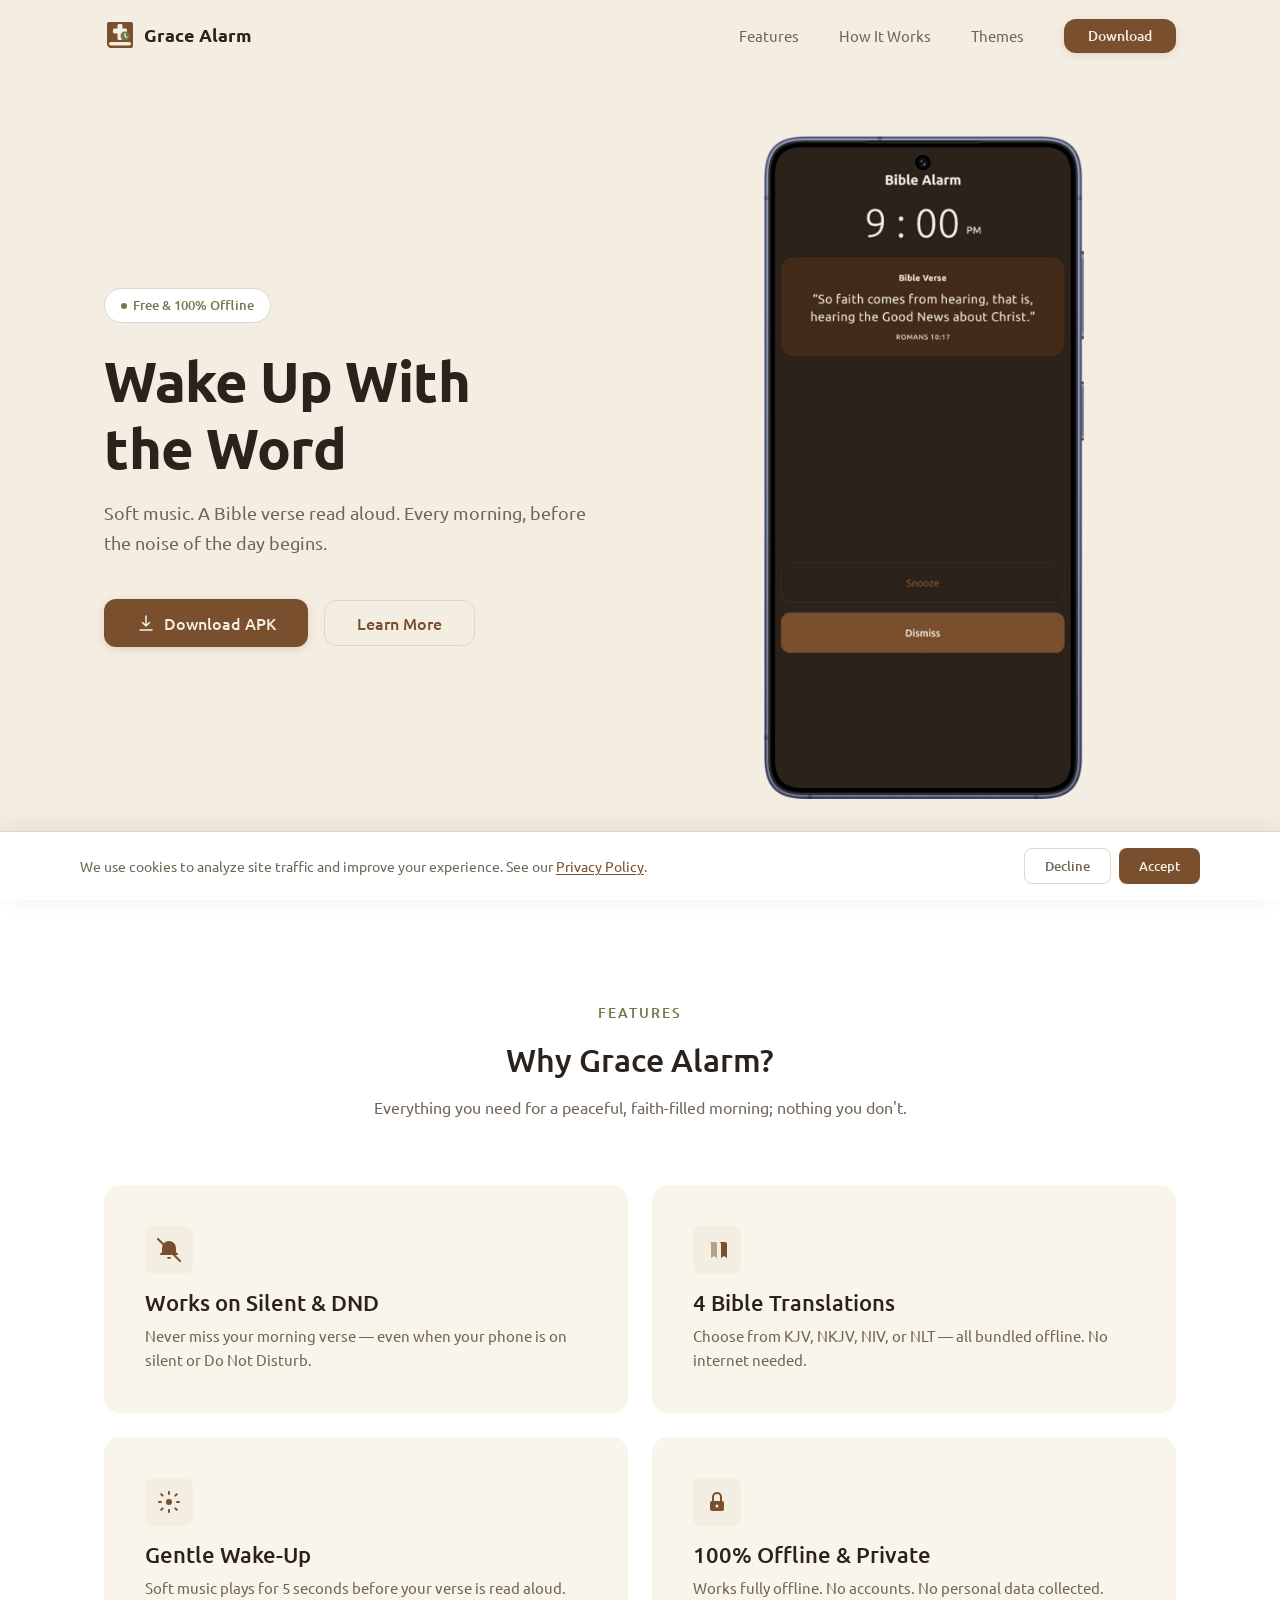
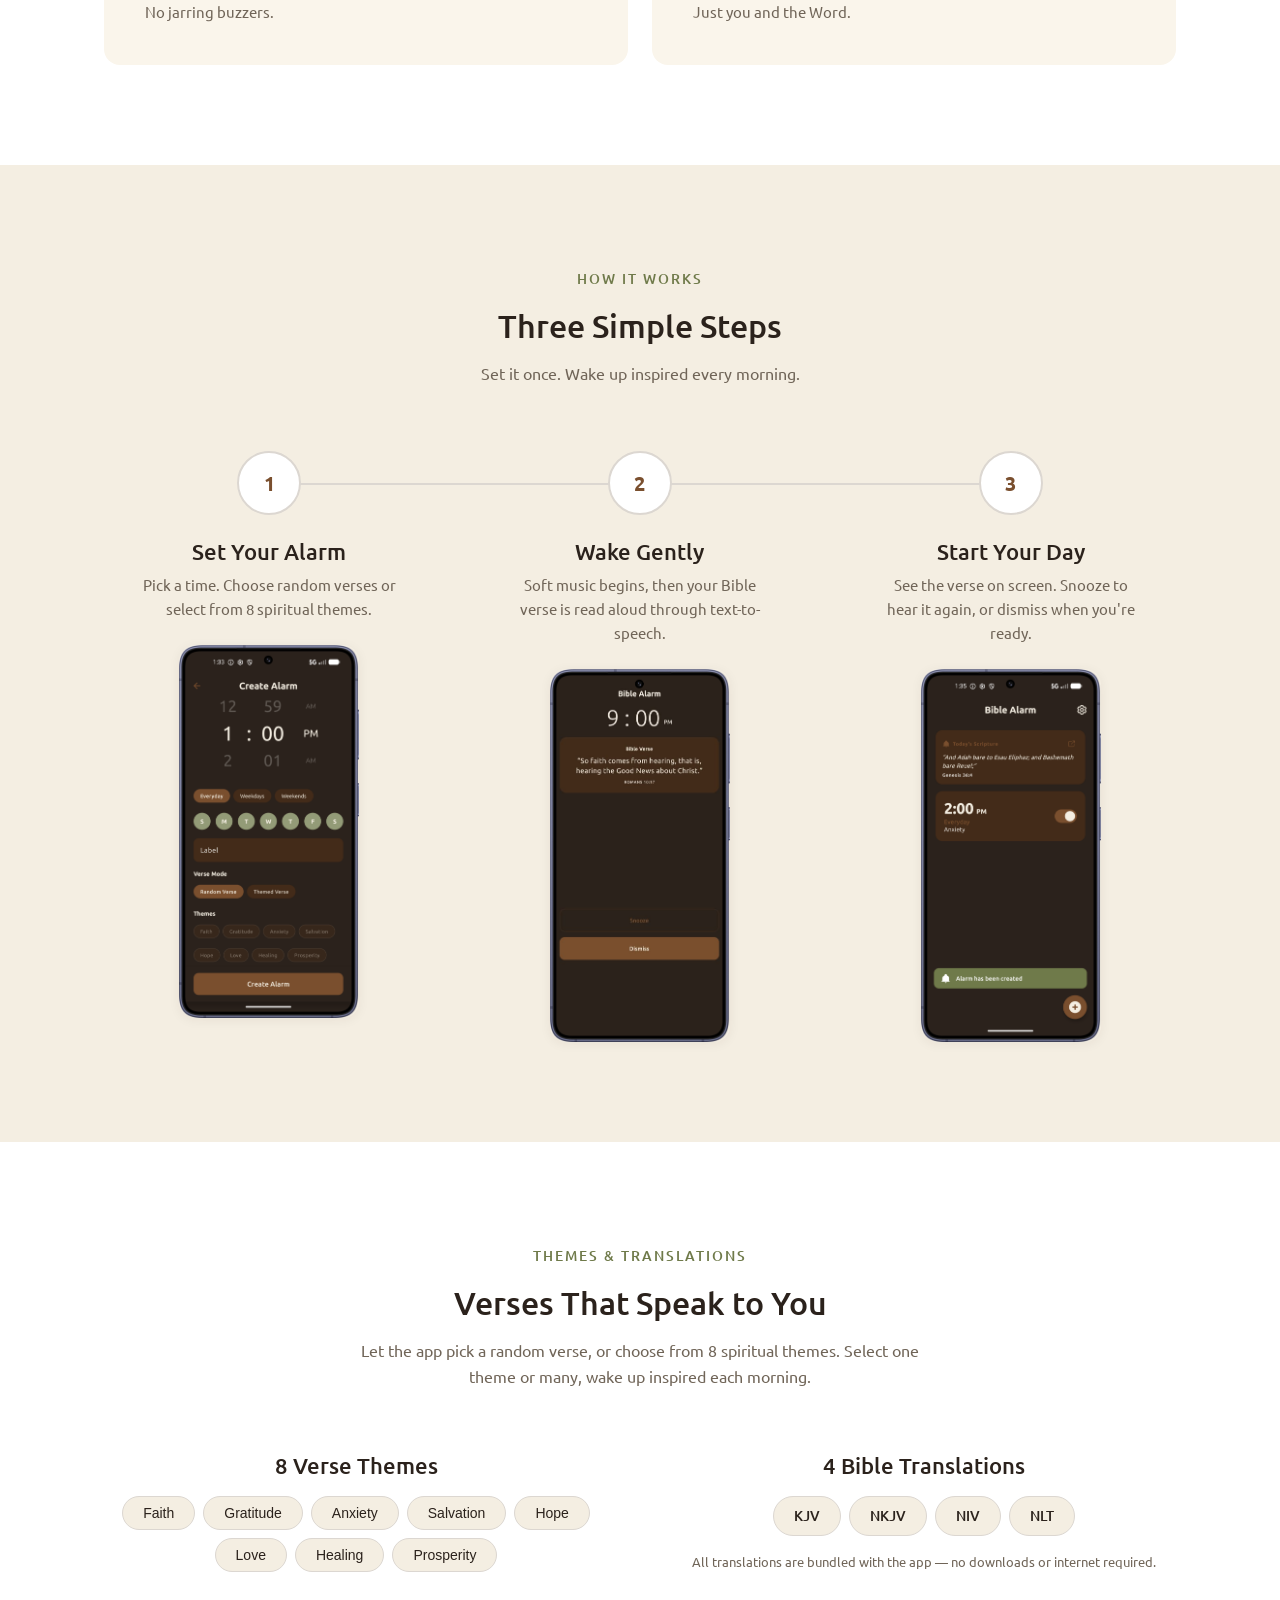
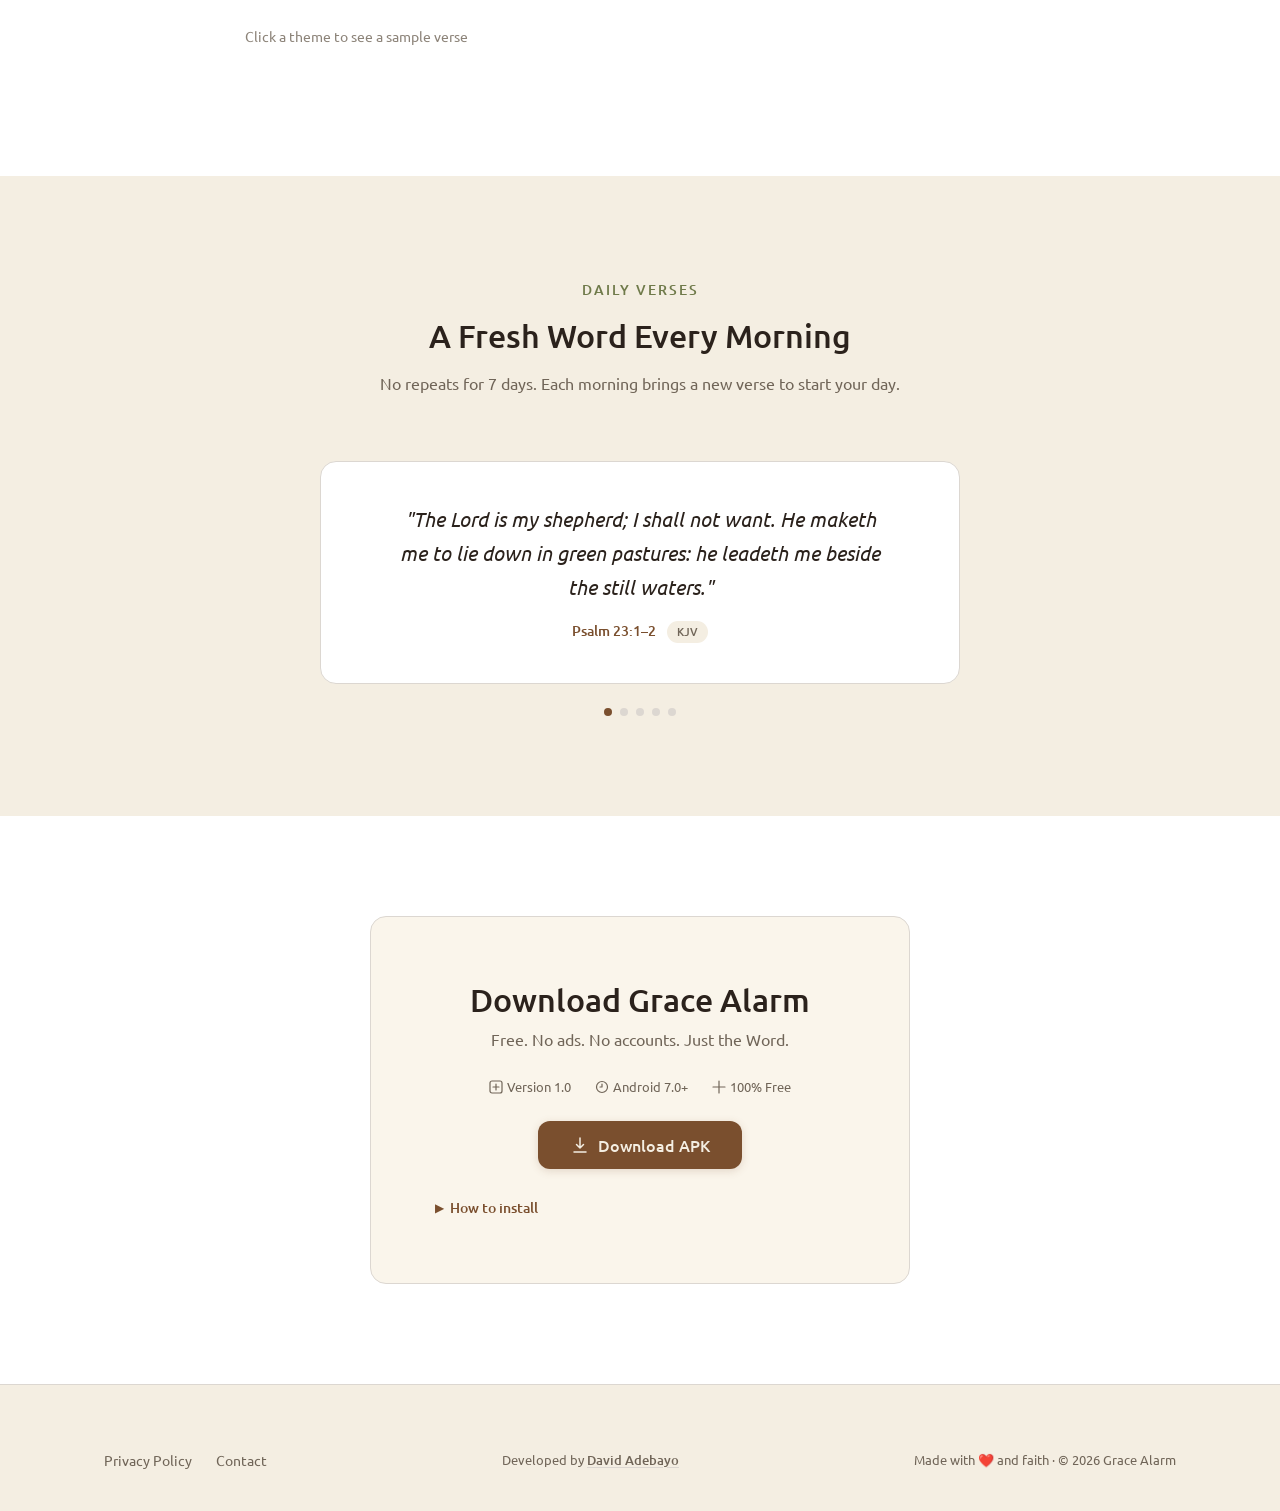
<file: index.html>
<!DOCTYPE html>
<html lang="en">

<head>
  <meta charset="UTF-8">
  <meta name="viewport" content="width=device-width, initial-scale=1.0">
  <meta http-equiv="X-UA-Compatible" content="IE=edge">

  <!-- SEO -->
  <title>Grace Alarm — Wake Up With the Word</title>
  <meta name="description"
    content="A gentle Android alarm that wakes you with soft music and a Bible verse read aloud. 4 translations, 8 themes, 100% offline. Free, no ads.">
  <meta name="keywords"
    content="Grace Alarm, Christian alarm app, wake up with Bible verse, morning devotional app, Bible TTS alarm, Android Bible alarm">
  <meta name="author" content="WorkPress">
  <link rel="canonical" href="https://gracealarm.free.nf/">

  <!-- Open Graph -->
  <meta property="og:type" content="website">
  <meta property="og:site_name" content="Grace Alarm">
  <meta property="og:url" content="https://gracealarm.free.nf/">
  <meta property="og:title" content="Grace Alarm — Wake Up With the Word">
  <meta property="og:description"
    content="A gentle Android alarm that wakes you with soft music and a Bible verse read aloud. 4 translations, 8 themes, 100% offline.">
  <meta property="og:image" content="https://gracealarm.free.nf/assets/images/og-image.jpg">

  <!-- Twitter -->
  <meta name="twitter:card" content="summary_large_image">
  <meta name="twitter:title" content="Grace Alarm — Wake Up With the Word">
  <meta name="twitter:description"
    content="A gentle Android alarm that wakes you with soft music and a Bible verse read aloud.">
  <meta name="twitter:image" content="https://gracealarm.free.nf/assets/images/og-image.jpg">

  <!-- Structured Data -->
  <script type="application/ld+json">
  {
    "@context": "https://schema.org",
    "@type": "SoftwareApplication",
    "name": "Grace Alarm",
    "operatingSystem": "Android 7.0+",
    "applicationCategory": "LifestyleApplication",
    "offers": {
      "@type": "Offer",
      "price": "0",
      "priceCurrency": "USD"
    },
    "author": {
      "@type": "Organization",
      "name": "WorkPress",
      "url": "https://workpress.free.nf"
    },
    "description": "Wake up with soft music and a Bible verse read aloud. 4 Bible translations, 8 verse themes, 100% offline."
  }
  </script>

  <!-- Fonts -->
  <link rel="preconnect" href="https://fonts.googleapis.com">
  <link rel="preconnect" href="https://fonts.gstatic.com" crossorigin>
  <link href="https://fonts.googleapis.com/css2?family=Ubuntu:wght@300;400;500;700&display=swap" rel="stylesheet">

  <!-- Styles -->
  <link rel="stylesheet" href="css/style.css?v=2.3">
  <noscript>
    <style>
      .reveal {
        opacity: 1 !important;
        transform: none !important;
      }
    </style>
  </noscript>

  <!-- Favicon -->
  <link rel="icon" type="image/svg+xml" href="assets/images/favicon.svg">
  <link rel="icon" type="image/x-icon" href="assets/images/favicon.ico">
</head>

<body>

  <!-- ===== HEADER ===== -->
  <header class="site-header" id="site-header">
    <div class="container">
      <nav class="nav">
        <a href="#" class="nav-brand">
          <svg class="nav-brand-icon" viewBox="0 0 32 32" fill="none" xmlns="http://www.w3.org/2000/svg">
            <path d="M3 4C3 2.9 3.9 2 5 2H27C28.1 2 29 2.9 29 4V26C29 27.1 28.1 28 27 28H7C4.8 28 3 26.2 3 24V4Z"
              fill="#7A4F2E" />
            <rect x="5" y="22" width="22" height="3.5" rx="1.75" fill="#F4EEE2" />
            <path
              d="M13.5 5.5C13.5 4.7 14.2 4 15 4H17C17.8 4 18.5 4.7 18.5 5.5V8.5H21.5C22.3 8.5 23 9.2 23 10V12C23 12.8 22.3 13.5 21.5 13.5H18.5V18.5C18.5 19.3 17.8 20 17 20H15C14.2 20 13.5 19.3 13.5 18.5V13.5H10.5C9.7 13.5 9 12.8 9 12V10C9 9.2 9.7 8.5 10.5 8.5H13.5V5.5Z"
              fill="#F4EEE2" />
            <circle cx="21" cy="16" r="4.5" fill="#6F7A4A" />
            <path d="M21 13.5V16.2L22.8 17.4" stroke="#F4EEE2" stroke-width="1.2" stroke-linecap="round"
              stroke-linejoin="round" />
          </svg>
          Grace Alarm
        </a>

        <div class="nav-links" id="nav-links">
          <a href="#features">Features</a>
          <a href="#how-it-works">How It Works</a>
          <a href="#themes">Themes</a>
          <a href="#download" class="btn btn-primary nav-cta">Download</a>
        </div>

        <button class="nav-toggle" id="nav-toggle" aria-label="Toggle navigation" aria-expanded="false">
          <span></span>
          <span></span>
          <span></span>
        </button>
      </nav>
    </div>
  </header>

  <!-- ===== HERO ===== -->
  <section class="hero" id="hero">
    <div class="container">
      <div class="hero-content">
        <div class="hero-badge reveal">
          <span class="hero-badge-dot"></span>
          Free &amp; 100% Offline
        </div>

        <h1 class="reveal reveal-delay-1">Wake Up With<br>the Word</h1>

        <p class="reveal reveal-delay-2">
          Soft music. A Bible verse read aloud. Every morning, before the noise of the day begins.
        </p>

        <div class="hero-actions reveal reveal-delay-3">
          <a href="#download" class="btn btn-primary" id="cta-hero">
            <svg class="btn-icon" viewBox="0 0 20 20" fill="none" xmlns="http://www.w3.org/2000/svg">
              <path d="M10 3v10m0 0l-3.5-3.5M10 13l3.5-3.5M4 17h12" stroke="currentColor" stroke-width="1.5"
                stroke-linecap="round" stroke-linejoin="round" />
            </svg>
            Download APK
          </a>
          <a href="#features" class="btn btn-secondary">Learn More</a>
        </div>
      </div>

      <div class="hero-visual reveal reveal-delay-2">
        <img src="assets/images/mockup-alarm-triggered.png" alt="Grace Alarm App — Triggered Alarm Screen"
          class="hero-mockup-img" width="340" height="602">
      </div>
    </div>
  </section>

  <!-- ===== FEATURES ===== -->
  <section class="features" id="features">
    <div class="container">
      <div class="features-header">
        <span class="section-subtitle reveal">Features</span>
        <h2 class="reveal reveal-delay-1">Why Grace Alarm?</h2>
        <p class="reveal reveal-delay-2">Everything you need for a peaceful, faith-filled morning; nothing you don't.
        </p>
      </div>

      <div class="features-grid">
        <!-- Card 1: Silent/DND -->
        <div class="feature-card reveal reveal-delay-1">
          <div class="feature-icon">
            <svg viewBox="0 0 24 24" fill="none" xmlns="http://www.w3.org/2000/svg">
              <path d="M12 3a7 7 0 00-7 7v4l-2 2v1h18v-1l-2-2v-4a7 7 0 00-7-7zm0 18a2 2 0 01-2-2h4a2 2 0 01-2 2z"
                fill="currentColor" />
              <line x1="1" y1="1" x2="23" y2="23" stroke="currentColor" stroke-width="2" stroke-linecap="round" />
            </svg>
          </div>
          <h3>Works on Silent &amp; DND</h3>
          <p>Never miss your morning verse — even when your phone is on silent or Do Not Disturb.</p>
        </div>

        <!-- Card 2: Translations -->
        <div class="feature-card reveal reveal-delay-2">
          <div class="feature-icon">
            <svg viewBox="0 0 24 24" fill="none" xmlns="http://www.w3.org/2000/svg">
              <path d="M4 4h6a2 2 0 012 2v14l-3-2-3 2V6a2 2 0 00-2-2z" fill="currentColor" opacity="0.5" />
              <path d="M14 4h6a2 2 0 012 2v14l-3-2-3 2V6a2 2 0 00-2-2z" fill="currentColor" />
            </svg>
          </div>
          <h3>4 Bible Translations</h3>
          <p>Choose from KJV, NKJV, NIV, or NLT — all bundled offline. No internet needed.</p>
        </div>

        <!-- Card 3: Gentle Wake-Up -->
        <div class="feature-card reveal reveal-delay-3">
          <div class="feature-icon">
            <svg viewBox="0 0 24 24" fill="none" xmlns="http://www.w3.org/2000/svg">
              <circle cx="12" cy="12" r="3" fill="currentColor" />
              <path
                d="M12 2v2m0 16v2M4.22 4.22l1.42 1.42m12.72 12.72l1.42 1.42M2 12h2m16 0h2M4.22 19.78l1.42-1.42M18.36 5.64l1.42-1.42"
                stroke="currentColor" stroke-width="2" stroke-linecap="round" />
            </svg>
          </div>
          <h3>Gentle Wake-Up</h3>
          <p>Soft music plays for 5 seconds before your verse is read aloud. No jarring buzzers.</p>
        </div>

        <!-- Card 4: Offline & Private -->
        <div class="feature-card reveal reveal-delay-4">
          <div class="feature-icon">
            <svg viewBox="0 0 24 24" fill="none" xmlns="http://www.w3.org/2000/svg">
              <rect x="5" y="11" width="14" height="10" rx="2" fill="currentColor" />
              <path d="M8 11V7a4 4 0 118 0v4" stroke="currentColor" stroke-width="2" stroke-linecap="round" />
              <circle cx="12" cy="16" r="1.5" fill="var(--color-canvas)" />
            </svg>
          </div>
          <h3>100% Offline &amp; Private</h3>
          <p>Works fully offline. No accounts. No personal data collected. Just you and the Word.</p>
        </div>
      </div>
    </div>
  </section>

  <!-- ===== HOW IT WORKS ===== -->
  <section class="how-it-works" id="how-it-works">
    <div class="container">
      <div class="how-it-works-header">
        <span class="section-subtitle reveal">How It Works</span>
        <h2 class="reveal reveal-delay-1">Three Simple Steps</h2>
        <p class="reveal reveal-delay-2">Set it once. Wake up inspired every morning.</p>
      </div>

      <div class="steps">
        <div class="step reveal reveal-delay-1">
          <div class="step-number">1</div>
          <h3>Set Your Alarm</h3>
          <p>Pick a time. Choose random verses or select from 8 spiritual themes.</p>
          <img src="assets/images/mockup-create-alarm.png"
            alt="Grace Alarm — Create Alarm screen showing time picker and theme selection" class="step-mockup"
            width="180" height="319" loading="lazy">
        </div>

        <div class="step reveal reveal-delay-2">
          <div class="step-number">2</div>
          <h3>Wake Gently</h3>
          <p>Soft music begins, then your Bible verse is read aloud through text-to-speech.</p>
          <img src="assets/images/mockup-alarm-triggered.png"
            alt="Grace Alarm — Triggered alarm screen showing gentle wake-up and Scripture playback" class="step-mockup"
            width="180" height="319" loading="lazy">
        </div>

        <div class="step reveal reveal-delay-3">
          <div class="step-number">3</div>
          <h3>Start Your Day</h3>
          <p>See the verse on screen. Snooze to hear it again, or dismiss when you're ready.</p>
          <img src="assets/images/mockup-home-alarms.png"
            alt="Grace Alarm — Home screen showing Today's Scripture card and active alarms" class="step-mockup"
            width="180" height="319" loading="lazy">
        </div>
      </div>
    </div>
  </section>

  <!-- ===== THEMES & TRANSLATIONS ===== -->
  <section class="themes-section" id="themes">
    <div class="container">
      <div class="themes-header">
        <span class="section-subtitle reveal">Themes &amp; Translations</span>
        <h2 class="reveal reveal-delay-1">Verses That Speak to You</h2>
        <p class="reveal reveal-delay-2">Let the app pick a random verse, or choose from 8 spiritual themes. Select one
          theme or many, wake up inspired each morning.</p>
      </div>

      <div class="themes-content">
        <div class="themes-block reveal reveal-delay-1">
          <h3>8 Verse Themes</h3>
          <div class="theme-chips">
            <button class="theme-chip" data-theme="faith"
              data-verse="&ldquo;Now faith is the substance of things hoped for, the evidence of things not seen.&rdquo;"
              data-ref="— Hebrews 11:1 (KJV)">Faith</button>
            <button class="theme-chip" data-theme="gratitude"
              data-verse="&ldquo;Give thanks in all circumstances; for this is God's will for you in Christ Jesus.&rdquo;"
              data-ref="— 1 Thessalonians 5:18 (NIV)">Gratitude</button>
            <button class="theme-chip" data-theme="anxiety"
              data-verse="&ldquo;Cast all your anxiety on him because he cares for you.&rdquo;"
              data-ref="— 1 Peter 5:7 (NIV)">Anxiety</button>
            <button class="theme-chip" data-theme="salvation"
              data-verse="&ldquo;For God so loved the world, that he gave his only begotten Son, that whosoever believeth in him should not perish, but have everlasting life.&rdquo;"
              data-ref="— John 3:16 (KJV)">Salvation</button>
            <button class="theme-chip" data-theme="hope"
              data-verse="&ldquo;For I know the plans I have for you, declares the LORD, plans to prosper you and not to harm you, plans to give you hope and a future.&rdquo;"
              data-ref="— Jeremiah 29:11 (NIV)">Hope</button>
            <button class="theme-chip" data-theme="love"
              data-verse="&ldquo;And now these three remain: faith, hope and love. But the greatest of these is love.&rdquo;"
              data-ref="— 1 Corinthians 13:13 (NIV)">Love</button>
            <button class="theme-chip" data-theme="healing"
              data-verse="&ldquo;He heals the brokenhearted and binds up their wounds.&rdquo;"
              data-ref="— Psalm 147:3 (NIV)">Healing</button>
            <button class="theme-chip" data-theme="prosperity"
              data-verse="&ldquo;Beloved, I wish above all things that thou mayest prosper and be in health, even as thy soul prospereth.&rdquo;"
              data-ref="— 3 John 1:2 (KJV)">Prosperity</button>
          </div>
          <div class="theme-verse-preview" id="theme-verse-preview">
            <p id="theme-verse-text">Click a theme to see a sample verse</p>
          </div>
        </div>

        <div class="translations-block reveal reveal-delay-2">
          <h3>4 Bible Translations</h3>
          <div class="translation-pills">
            <span class="translation-pill">KJV</span>
            <span class="translation-pill">NKJV</span>
            <span class="translation-pill">NIV</span>
            <span class="translation-pill">NLT</span>
          </div>
          <p class="translations-note">All translations are bundled with the app — no downloads or internet required.
          </p>
        </div>
      </div>
    </div>
  </section>

  <!-- ===== VERSE SHOWCASE ===== -->
  <section class="verse-showcase" id="verses">
    <div class="container">
      <div class="verse-showcase-header">
        <span class="section-subtitle reveal">Daily Verses</span>
        <h2 class="reveal reveal-delay-1">A Fresh Word Every Morning</h2>
        <p class="reveal reveal-delay-2">No repeats for 7 days. Each morning brings a new verse to start your day.</p>
      </div>

      <div class="verse-carousel reveal reveal-delay-1" id="verse-carousel">
        <div class="verse-slide active" data-slide="0">
          <p class="verse-text">"The Lord is my shepherd; I shall not want. He maketh me to lie down in green pastures:
            he leadeth me beside the still waters."</p>
          <span class="verse-reference">Psalm 23:1–2 <span class="verse-translation-tag">KJV</span></span>
        </div>
        <div class="verse-slide" data-slide="1">
          <p class="verse-text">"For I know the plans I have for you, declares the LORD, plans to prosper you and not to
            harm you, plans to give you hope and a future."</p>
          <span class="verse-reference">Jeremiah 29:11 <span class="verse-translation-tag">NIV</span></span>
        </div>
        <div class="verse-slide" data-slide="2">
          <p class="verse-text">"Be anxious for nothing, but in everything by prayer and supplication, with
            thanksgiving, let your requests be made known to God."</p>
          <span class="verse-reference">Philippians 4:6 <span class="verse-translation-tag">NKJV</span></span>
        </div>
        <div class="verse-slide" data-slide="3">
          <p class="verse-text">"Trust in the LORD with all your heart and lean not on your own understanding; in all
            your ways submit to him, and he will make your paths straight."</p>
          <span class="verse-reference">Proverbs 3:5–6 <span class="verse-translation-tag">NIV</span></span>
        </div>
        <div class="verse-slide" data-slide="4">
          <p class="verse-text">"God is our refuge and strength, always ready to help in times of trouble. So we will
            not fear."</p>
          <span class="verse-reference">Psalm 46:1–2 <span class="verse-translation-tag">NLT</span></span>
        </div>
      </div>

      <div class="verse-dots" id="verse-dots">
        <button class="verse-dot active" data-dot="0" aria-label="Verse 1"></button>
        <button class="verse-dot" data-dot="1" aria-label="Verse 2"></button>
        <button class="verse-dot" data-dot="2" aria-label="Verse 3"></button>
        <button class="verse-dot" data-dot="3" aria-label="Verse 4"></button>
        <button class="verse-dot" data-dot="4" aria-label="Verse 5"></button>
      </div>
    </div>
  </section>

  <!-- ===== DOWNLOAD CTA ===== -->
  <section class="download-cta" id="download">
    <div class="container">
      <div class="download-box reveal">
        <h2>Download Grace Alarm</h2>
        <p>Free. No ads. No accounts. Just the Word.</p>

        <div class="download-meta">
          <span>
            <svg width="14" height="14" viewBox="0 0 14 14" fill="none">
              <rect x="1" y="1" width="12" height="12" rx="2" stroke="currentColor" stroke-width="1.2" />
              <path d="M4 7h6M7 4v6" stroke="currentColor" stroke-width="1.2" stroke-linecap="round" />
            </svg>
            Version 1.0
          </span>
          <span>
            <svg width="14" height="14" viewBox="0 0 14 14" fill="none">
              <circle cx="7" cy="7" r="5.5" stroke="currentColor" stroke-width="1.2" />
              <path d="M5 7h2V4" stroke="currentColor" stroke-width="1.2" stroke-linecap="round"
                stroke-linejoin="round" />
            </svg>
            Android 7.0+
          </span>
          <span>
            <svg width="14" height="14" viewBox="0 0 14 14" fill="none">
              <path d="M7 1v12M1 7h12" stroke="currentColor" stroke-width="1.2" stroke-linecap="round" />
            </svg>
            100% Free
          </span>
        </div>

        <a href="https://github.com/Muyiwa-Adebayo/gracealarmwebsite/releases/download/V1.0.0/GraceAlarm-v1.0.apk"
          class="btn btn-primary" id="cta-download">
          <svg class="btn-icon" viewBox="0 0 20 20" fill="none" xmlns="http://www.w3.org/2000/svg">
            <path d="M10 3v10m0 0l-3.5-3.5M10 13l3.5-3.5M4 17h12" stroke="currentColor" stroke-width="1.5"
              stroke-linecap="round" stroke-linejoin="round" />
          </svg>
          Download APK
        </a>

        <div class="install-instructions">
          <button class="install-toggle" id="install-toggle" aria-expanded="false">
            <span class="install-toggle-arrow">▶</span>
            How to install
          </button>
          <div class="install-steps" id="install-steps">
            <ol>
              <li>Open your Downloads folder</li>
              <li>Tap <strong>GraceAlarm-v1.0.apk</strong></li>
              <li>If prompted, tap "Settings" → enable "Install unknown apps" for your browser</li>
              <li>Tap <strong>Install</strong> → <strong>Open</strong></li>
            </ol>
            <div class="install-note">
              ⚠️ Your phone may warn about installing from outside the Play Store. This is normal for direct downloads.
              Grace Alarm is safe and ad-free.
            </div>
          </div>
        </div>
      </div>
    </div>
  </section>

  <!-- ===== FOOTER ===== -->
  <footer class="site-footer">
    <div class="container">
      <div class="footer-content">
        <div class="footer-links">
          <a href="privacy.html">Privacy Policy</a>
          <a href="mailto:info.workpressmail@gmail.com">Contact</a>
        </div>
        <div class="footer-credit">
          Developed by <a href="https://davidadebayo.free.nf/" target="_blank" rel="noopener noreferrer">David
            Adebayo</a>
        </div>
        <div class="footer-copy">
          Made with ❤️ and faith · © 2026 Grace Alarm
        </div>
      </div>
    </div>
  </footer>

  <!-- ===== SCROLL TO TOP ===== -->
  <button class="scroll-top-btn" id="scroll-top-btn" aria-label="Scroll to top">
    <svg viewBox="0 0 20 20" fill="none" xmlns="http://www.w3.org/2000/svg">
      <path d="M10 16V4m0 0L4.5 9.5M10 4l5.5 5.5" stroke="currentColor" stroke-width="1.5" stroke-linecap="round"
        stroke-linejoin="round" />
    </svg>
  </button>

  <!-- ===== COOKIE CONSENT ===== -->
  <div class="cookie-banner" id="cookie-banner">
    <div class="cookie-inner">
      <p class="cookie-text">
        We use cookies to analyze site traffic and improve your experience. See our <a href="privacy.html">Privacy
          Policy</a>.
      </p>
      <div class="cookie-actions">
        <button class="cookie-btn cookie-btn-decline" id="cookie-decline">Decline</button>
        <button class="cookie-btn cookie-btn-accept" id="cookie-accept">Accept</button>
      </div>
    </div>
  </div>

  <!-- Scripts -->
  <script src="js/main.js?v=2.3"></script>
  <script src="js/analytics.js?v=2.3"></script>
</body>

</html>
</file>
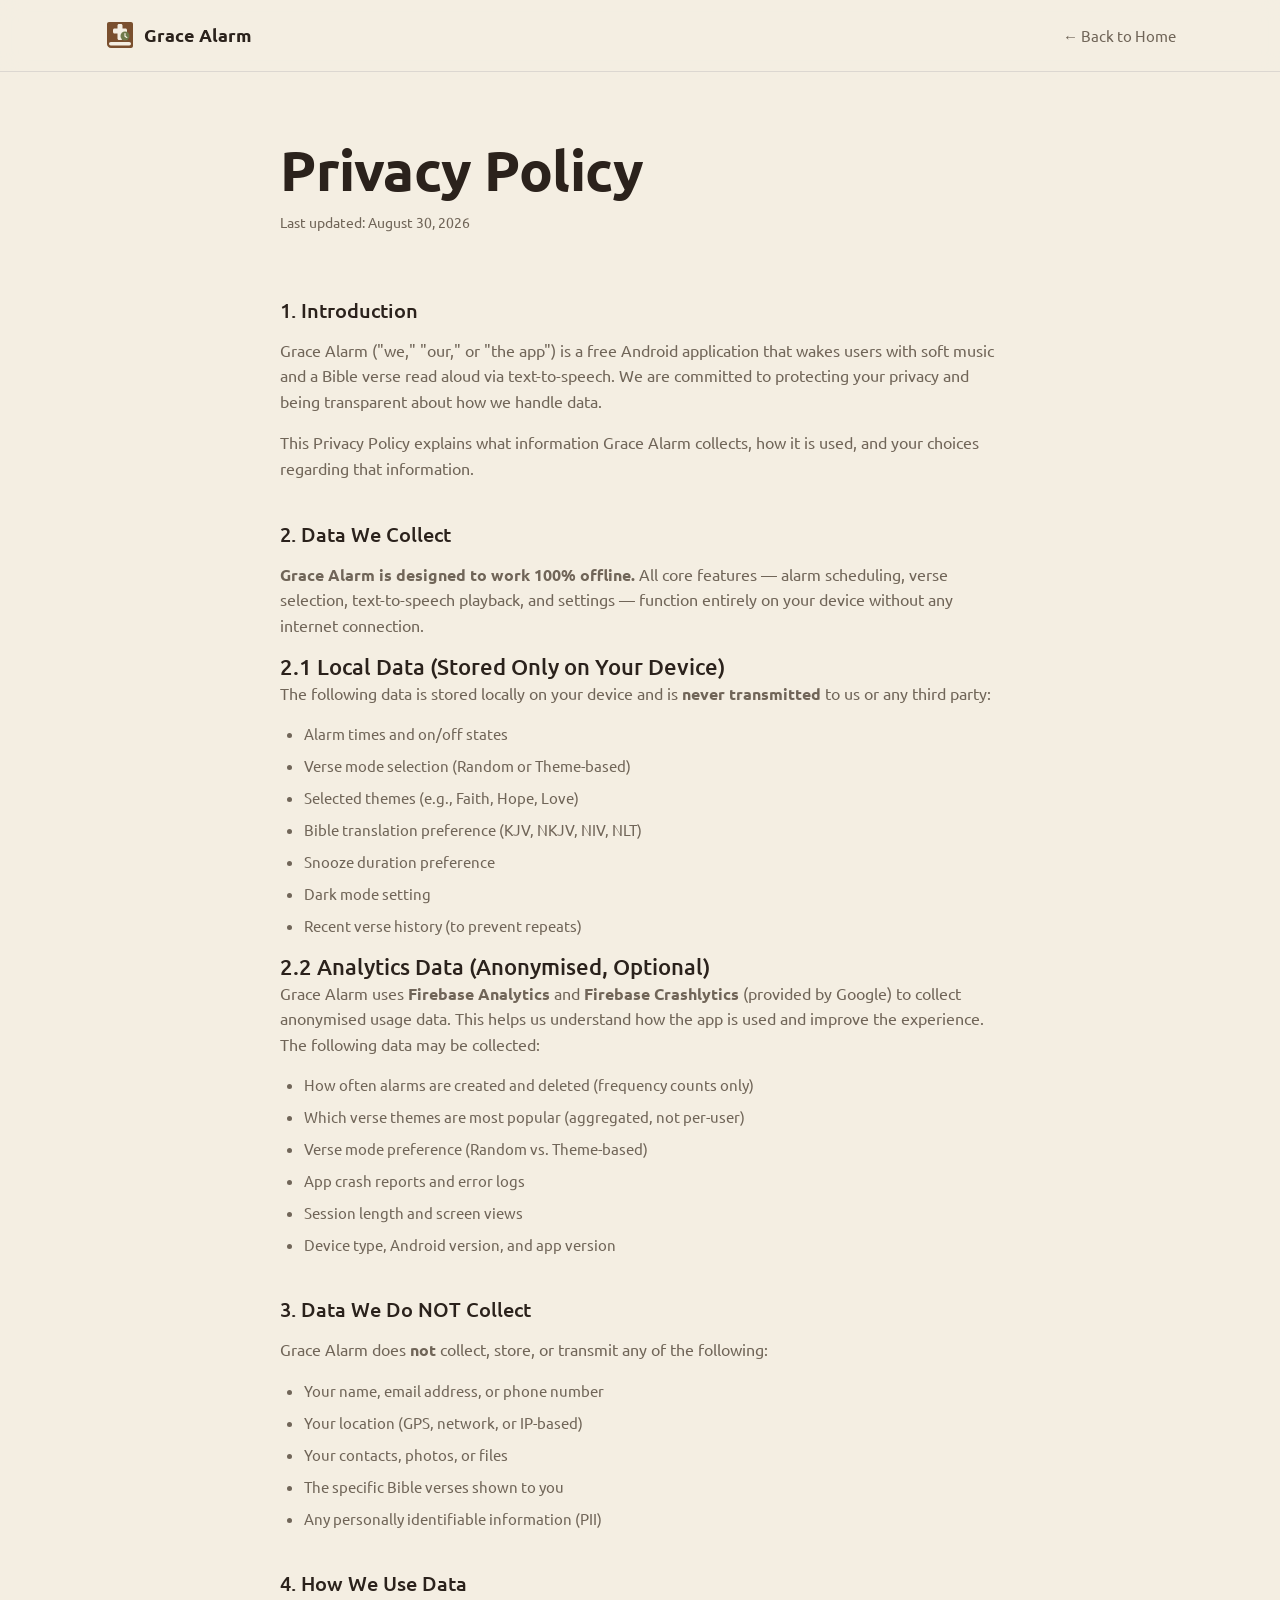
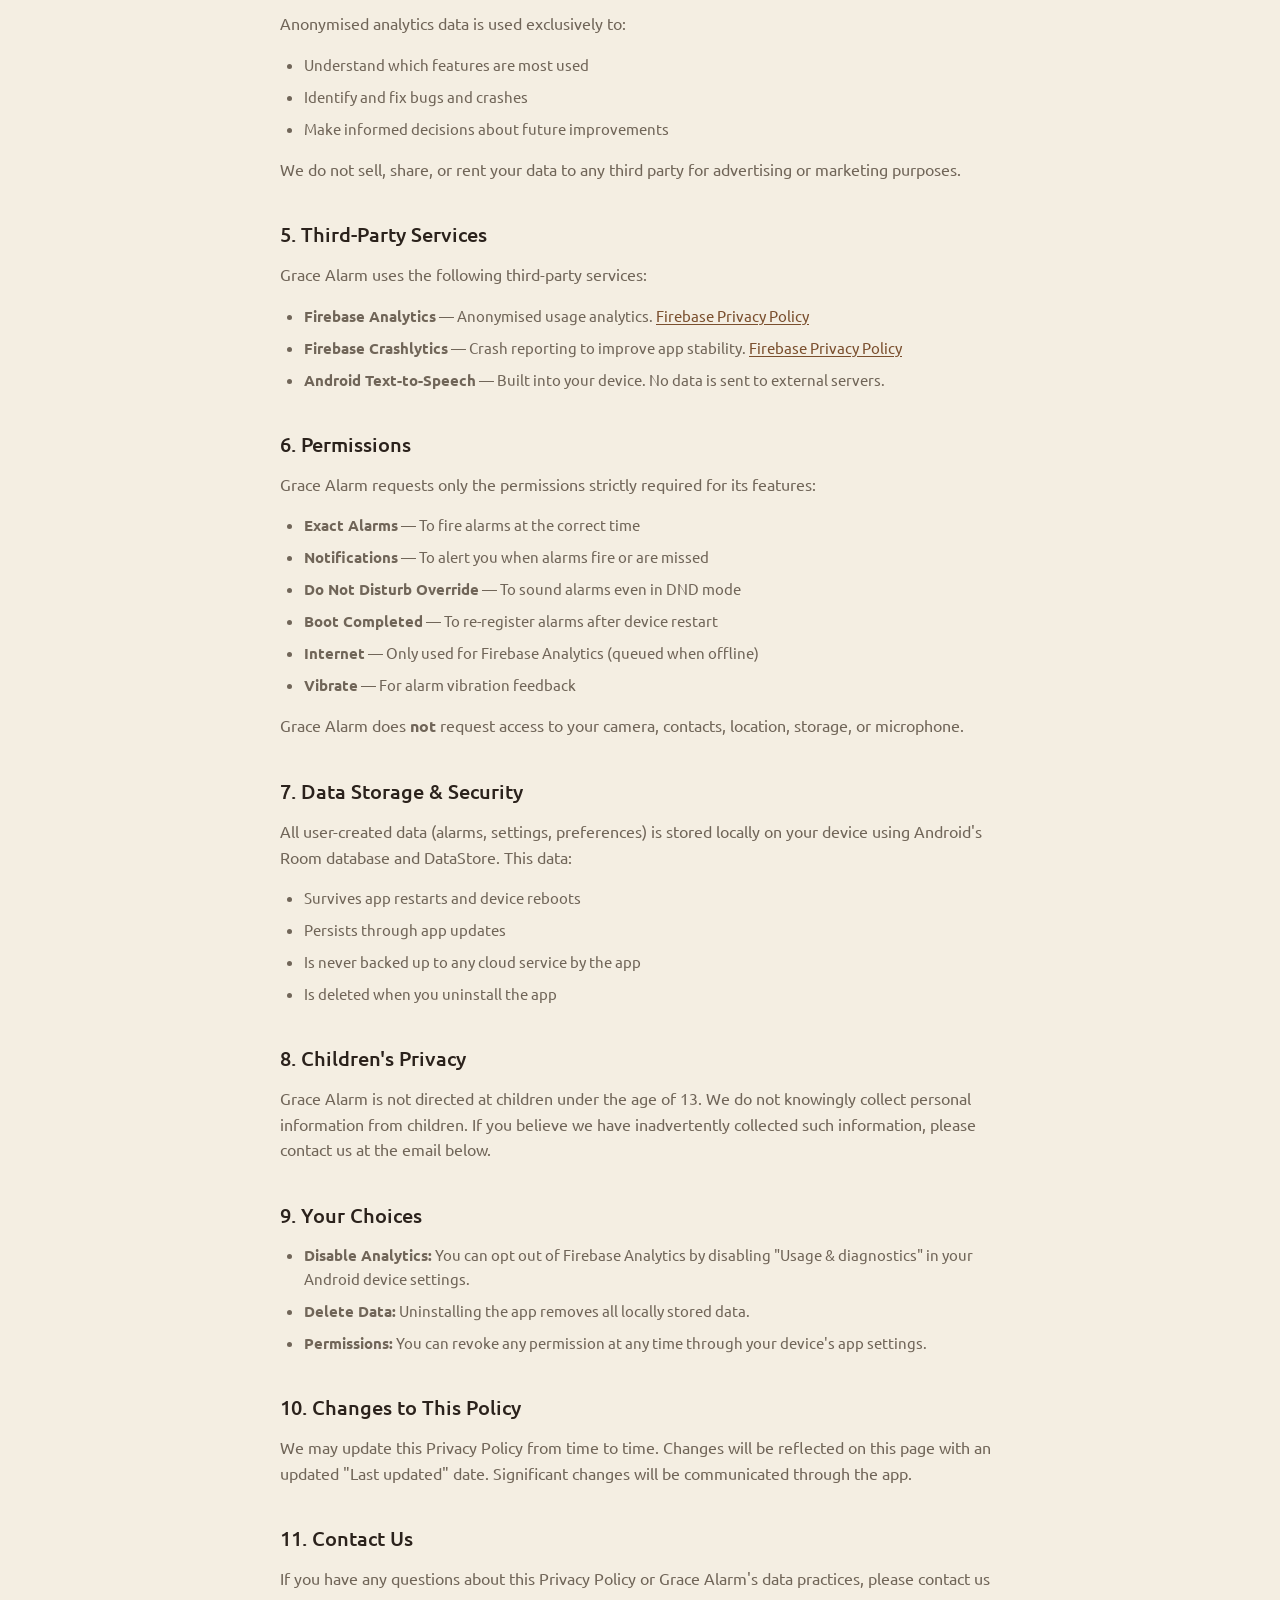
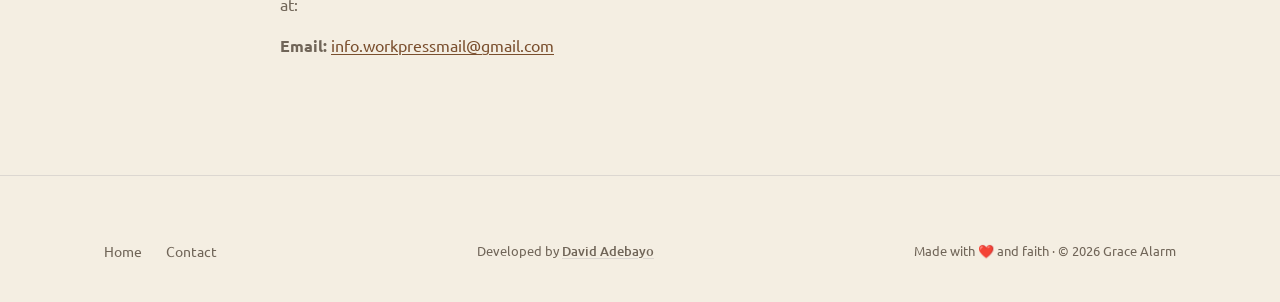
<file: privacy.html>
<!DOCTYPE html>
<html lang="en">
<head>
  <meta charset="UTF-8">
  <meta name="viewport" content="width=device-width, initial-scale=1.0">
  <meta http-equiv="X-UA-Compatible" content="IE=edge">

  <!-- SEO -->
  <title>Privacy Policy — Grace Alarm</title>
  <meta name="description" content="Grace Alarm privacy policy. Learn how we handle your data — 100% offline, no personal information collected.">
  <meta name="robots" content="noindex">
  <link rel="canonical" href="https://gracealarm.free.nf/privacy.html">

  <!-- Fonts -->
  <link rel="preconnect" href="https://fonts.googleapis.com">
  <link rel="preconnect" href="https://fonts.gstatic.com" crossorigin>
  <link href="https://fonts.googleapis.com/css2?family=Ubuntu:wght@300;400;500;700&display=swap" rel="stylesheet">

  <!-- Styles -->
  <link rel="stylesheet" href="css/style.css?v=2.3">

  <!-- Favicon -->
  <link rel="icon" type="image/svg+xml" href="assets/images/favicon.svg">
  <link rel="icon" type="image/x-icon" href="assets/images/favicon.ico">
</head>
<body>

  <!-- ===== HEADER ===== -->
  <header class="site-header scrolled">
    <div class="container">
      <nav class="nav">
        <a href="index.html" class="nav-brand">
          <svg class="nav-brand-icon" viewBox="0 0 32 32" fill="none" xmlns="http://www.w3.org/2000/svg">
            <path d="M3 4C3 2.9 3.9 2 5 2H27C28.1 2 29 2.9 29 4V26C29 27.1 28.1 28 27 28H7C4.8 28 3 26.2 3 24V4Z" fill="#7A4F2E"/>
            <rect x="5" y="22" width="22" height="3.5" rx="1.75" fill="#F4EEE2"/>
            <path d="M13.5 5.5C13.5 4.7 14.2 4 15 4H17C17.8 4 18.5 4.7 18.5 5.5V8.5H21.5C22.3 8.5 23 9.2 23 10V12C23 12.8 22.3 13.5 21.5 13.5H18.5V18.5C18.5 19.3 17.8 20 17 20H15C14.2 20 13.5 19.3 13.5 18.5V13.5H10.5C9.7 13.5 9 12.8 9 12V10C9 9.2 9.7 8.5 10.5 8.5H13.5V5.5Z" fill="#F4EEE2"/>
            <circle cx="21" cy="16" r="4.5" fill="#6F7A4A"/>
            <path d="M21 13.5V16.2L22.8 17.4" stroke="#F4EEE2" stroke-width="1.2" stroke-linecap="round" stroke-linejoin="round"/>
          </svg>
          Grace Alarm
        </a>
        <div class="nav-links privacy-nav">
          <a href="index.html">← Back to Home</a>
        </div>
      </nav>
    </div>
  </header>

  <!-- ===== PRIVACY POLICY ===== -->
  <main class="privacy-page">
    <div class="container">
      <div class="privacy-content">
        <h1>Privacy Policy</h1>
        <p class="privacy-date">Last updated: August 30, 2026</p>

        <h2>1. Introduction</h2>
        <p>
          Grace Alarm ("we," "our," or "the app") is a free Android application that wakes users with soft music and a Bible verse read aloud via text-to-speech. We are committed to protecting your privacy and being transparent about how we handle data.
        </p>
        <p>
          This Privacy Policy explains what information Grace Alarm collects, how it is used, and your choices regarding that information.
        </p>

        <h2>2. Data We Collect</h2>
        <p><strong>Grace Alarm is designed to work 100% offline.</strong> All core features — alarm scheduling, verse selection, text-to-speech playback, and settings — function entirely on your device without any internet connection.</p>

        <h3>2.1 Local Data (Stored Only on Your Device)</h3>
        <p>The following data is stored locally on your device and is <strong>never transmitted</strong> to us or any third party:</p>
        <ul>
          <li>Alarm times and on/off states</li>
          <li>Verse mode selection (Random or Theme-based)</li>
          <li>Selected themes (e.g., Faith, Hope, Love)</li>
          <li>Bible translation preference (KJV, NKJV, NIV, NLT)</li>
          <li>Snooze duration preference</li>
          <li>Dark mode setting</li>
          <li>Recent verse history (to prevent repeats)</li>
        </ul>

        <h3>2.2 Analytics Data (Anonymised, Optional)</h3>
        <p>Grace Alarm uses <strong>Firebase Analytics</strong> and <strong>Firebase Crashlytics</strong> (provided by Google) to collect anonymised usage data. This helps us understand how the app is used and improve the experience. The following data may be collected:</p>
        <ul>
          <li>How often alarms are created and deleted (frequency counts only)</li>
          <li>Which verse themes are most popular (aggregated, not per-user)</li>
          <li>Verse mode preference (Random vs. Theme-based)</li>
          <li>App crash reports and error logs</li>
          <li>Session length and screen views</li>
          <li>Device type, Android version, and app version</li>
        </ul>

        <h2>3. Data We Do NOT Collect</h2>
        <p>Grace Alarm does <strong>not</strong> collect, store, or transmit any of the following:</p>
        <ul>
          <li>Your name, email address, or phone number</li>
          <li>Your location (GPS, network, or IP-based)</li>
          <li>Your contacts, photos, or files</li>
          <li>The specific Bible verses shown to you</li>
          <li>Any personally identifiable information (PII)</li>
        </ul>

        <h2>4. How We Use Data</h2>
        <p>Anonymised analytics data is used exclusively to:</p>
        <ul>
          <li>Understand which features are most used</li>
          <li>Identify and fix bugs and crashes</li>
          <li>Make informed decisions about future improvements</li>
        </ul>
        <p>We do not sell, share, or rent your data to any third party for advertising or marketing purposes.</p>

        <h2>5. Third-Party Services</h2>
        <p>Grace Alarm uses the following third-party services:</p>
        <ul>
          <li><strong>Firebase Analytics</strong> — Anonymised usage analytics. <a href="https://firebase.google.com/support/privacy" target="_blank" rel="noopener noreferrer">Firebase Privacy Policy</a></li>
          <li><strong>Firebase Crashlytics</strong> — Crash reporting to improve app stability. <a href="https://firebase.google.com/support/privacy" target="_blank" rel="noopener noreferrer">Firebase Privacy Policy</a></li>
          <li><strong>Android Text-to-Speech</strong> — Built into your device. No data is sent to external servers.</li>
        </ul>

        <h2>6. Permissions</h2>
        <p>Grace Alarm requests only the permissions strictly required for its features:</p>
        <ul>
          <li><strong>Exact Alarms</strong> — To fire alarms at the correct time</li>
          <li><strong>Notifications</strong> — To alert you when alarms fire or are missed</li>
          <li><strong>Do Not Disturb Override</strong> — To sound alarms even in DND mode</li>
          <li><strong>Boot Completed</strong> — To re-register alarms after device restart</li>
          <li><strong>Internet</strong> — Only used for Firebase Analytics (queued when offline)</li>
          <li><strong>Vibrate</strong> — For alarm vibration feedback</li>
        </ul>
        <p>Grace Alarm does <strong>not</strong> request access to your camera, contacts, location, storage, or microphone.</p>

        <h2>7. Data Storage &amp; Security</h2>
        <p>All user-created data (alarms, settings, preferences) is stored locally on your device using Android's Room database and DataStore. This data:</p>
        <ul>
          <li>Survives app restarts and device reboots</li>
          <li>Persists through app updates</li>
          <li>Is never backed up to any cloud service by the app</li>
          <li>Is deleted when you uninstall the app</li>
        </ul>

        <h2>8. Children's Privacy</h2>
        <p>Grace Alarm is not directed at children under the age of 13. We do not knowingly collect personal information from children. If you believe we have inadvertently collected such information, please contact us at the email below.</p>

        <h2>9. Your Choices</h2>
        <ul>
          <li><strong>Disable Analytics:</strong> You can opt out of Firebase Analytics by disabling "Usage & diagnostics" in your Android device settings.</li>
          <li><strong>Delete Data:</strong> Uninstalling the app removes all locally stored data.</li>
          <li><strong>Permissions:</strong> You can revoke any permission at any time through your device's app settings.</li>
        </ul>

        <h2>10. Changes to This Policy</h2>
        <p>We may update this Privacy Policy from time to time. Changes will be reflected on this page with an updated "Last updated" date. Significant changes will be communicated through the app.</p>

        <h2>11. Contact Us</h2>
        <p>If you have any questions about this Privacy Policy or Grace Alarm's data practices, please contact us at:</p>
        <p><strong>Email:</strong> <a href="mailto:info.workpressmail@gmail.com">info.workpressmail@gmail.com</a></p>
      </div>
    </div>
  </main>

  <!-- ===== FOOTER ===== -->
  <footer class="site-footer">
    <div class="container">
      <div class="footer-content">
        <div class="footer-links">
          <a href="index.html">Home</a>
          <a href="mailto:info.workpressmail@gmail.com">Contact</a>
        </div>
        <div class="footer-credit">
          Developed by <a href="https://davidadebayo.free.nf/" target="_blank" rel="noopener noreferrer">David Adebayo</a>
        </div>
        <div class="footer-copy">
          Made with ❤️ and faith · © 2026 Grace Alarm
        </div>
      </div>
    </div>
  </footer>

  <!-- ===== SCROLL TO TOP ===== -->
  <button class="scroll-top-btn" id="scroll-top-btn" aria-label="Scroll to top">
    <svg viewBox="0 0 20 20" fill="none" xmlns="http://www.w3.org/2000/svg">
      <path d="M10 16V4m0 0L4.5 9.5M10 4l5.5 5.5" stroke="currentColor" stroke-width="1.5" stroke-linecap="round" stroke-linejoin="round"/>
    </svg>
  </button>

  <!-- Scroll to top script (self-contained for privacy page) -->
  <script>
    (function () {
      'use strict';
      var btn = document.getElementById('scroll-top-btn');
      if (!btn) return;
      var ticking = false;
      window.addEventListener('scroll', function () {
        if (!ticking) {
          requestAnimationFrame(function () {
            btn.classList.toggle('visible', window.scrollY > 300);
            ticking = false;
          });
          ticking = true;
        }
      }, { passive: true });
      btn.addEventListener('click', function () {
        window.scrollTo({ top: 0, behavior: 'smooth' });
      });
    })();
  </script>

</body>
</html>
</file>
<file: css/style.css>
/* ============================================
   GraceAlarm Landing Page — Design System
   Clean, warm, spiritual. No gradients.
   ============================================ */

/* --- CSS Custom Properties (from Android app theme) --- */
:root {
  /* Colors — from Color.kt */
  --color-canvas: #F4EEE2;
  --color-primary: #7A4F2E;
  --color-primary-hover: #5E3B1F;
  --color-text: #2B221C;
  --color-text-muted: #706558;
  --color-accent: #6F7A4A;
  --color-accent-hover: #5B6640;
  --color-surface: #FFFFFF;
  --color-surface-raised: #FAF5EB;
  --color-border: #DCD7D1;
  --color-alert: #B5563A;
  --color-overlay: rgba(43, 34, 28, 0.6);

  /* Typography — Ubuntu from Type.kt */
  --font-family: 'Ubuntu', sans-serif;

  /* Shape — from Shape.kt */
  --radius-card: 16px;
  --radius-button: 12px;
  --radius-pill: 100px;
  --radius-small: 8px;

  /* Spacing */
  --space-xs: 8px;
  --space-sm: 16px;
  --space-md: 24px;
  --space-lg: 40px;
  --space-xl: 64px;
  --space-2xl: 100px;

  /* Shadows */
  --shadow-card: 0 2px 12px rgba(43, 34, 28, 0.06);
  --shadow-card-hover: 0 8px 24px rgba(43, 34, 28, 0.10);
  --shadow-button: 0 2px 8px rgba(122, 79, 46, 0.18);

  /* Transitions */
  --transition-fast: 200ms ease;
  --transition-base: 300ms ease;
  --transition-slow: 500ms ease;

  /* Layout */
  --max-width: 1120px;
  --header-height: 72px;
}

/* --- Reset & Base --- */
*,
*::before,
*::after {
  margin: 0;
  padding: 0;
  box-sizing: border-box;
}

html {
  scroll-behavior: smooth;
  -webkit-text-size-adjust: 100%;
}

body {
  font-family: var(--font-family);
  font-size: 16px;
  line-height: 1.6;
  color: var(--color-text);
  background-color: var(--color-canvas);
  -webkit-font-smoothing: antialiased;
  -moz-osx-font-smoothing: grayscale;
  overflow-x: hidden;
}

img {
  max-width: 100%;
  height: auto;
  display: block;
}

a {
  color: var(--color-primary);
  text-decoration: none;
  transition: color var(--transition-fast);
}

a:hover {
  color: var(--color-primary-hover);
}

:focus-visible {
  outline: 2px solid var(--color-primary);
  outline-offset: 2px;
}

ul, ol {
  list-style: none;
}

/* --- Typography --- */
h1, h2, h3, h4 {
  font-weight: 700;
  line-height: 1.2;
  color: var(--color-text);
}

h1 {
  font-size: clamp(2.25rem, 5vw, 3.5rem);
  letter-spacing: -0.5px;
}

h2 {
  font-size: clamp(1.5rem, 3vw, 2rem);
  font-weight: 500;
}

h3 {
  font-size: clamp(1.125rem, 2vw, 1.375rem);
  font-weight: 500;
}

p {
  color: var(--color-text-muted);
  max-width: 600px;
}

.text-center {
  text-align: center;
}

.section-subtitle {
  display: inline-block;
  font-size: 0.875rem;
  font-weight: 500;
  text-transform: uppercase;
  letter-spacing: 2px;
  color: var(--color-accent);
  margin-bottom: var(--space-sm);
}

/* --- Layout --- */
.container {
  width: 100%;
  max-width: var(--max-width);
  margin: 0 auto;
  padding: 0 var(--space-md);
}

section {
  padding: var(--space-2xl) 0;
}

/* --- Buttons --- */
.btn {
  display: inline-flex;
  align-items: center;
  gap: var(--space-xs);
  padding: 14px 32px;
  font-family: var(--font-family);
  font-size: 1rem;
  font-weight: 500;
  border: none;
  border-radius: var(--radius-button);
  cursor: pointer;
  transition: transform var(--transition-fast), box-shadow var(--transition-fast), background-color var(--transition-fast);
  text-decoration: none;
  line-height: 1;
}

.btn:active {
  transform: scale(0.97);
}

.btn-primary {
  background-color: var(--color-primary);
  color: var(--color-canvas);
  box-shadow: var(--shadow-button);
}

.btn-primary:hover {
  background-color: var(--color-primary-hover);
  color: var(--color-canvas);
  transform: translateY(-1px);
  box-shadow: 0 4px 16px rgba(122, 79, 46, 0.25);
}

.btn-secondary {
  background-color: transparent;
  color: var(--color-primary);
  border: 1.5px solid var(--color-border);
}

.btn-secondary:hover {
  border-color: var(--color-primary);
  background-color: var(--color-surface);
}

.btn-accent {
  background-color: var(--color-accent);
  color: var(--color-surface);
}

.btn-accent:hover {
  background-color: var(--color-accent-hover);
  color: var(--color-surface);
  transform: translateY(-1px);
}

.btn-icon {
  width: 20px;
  height: 20px;
  flex-shrink: 0;
}

/* --- Header / Nav --- */
.site-header {
  position: fixed;
  top: 0;
  left: 0;
  right: 0;
  height: var(--header-height);
  display: flex;
  align-items: center;
  background-color: rgba(244, 238, 226, 0.92);
  backdrop-filter: blur(12px);
  -webkit-backdrop-filter: blur(12px);
  z-index: 100;
  border-bottom: 1px solid transparent;
  transition: border-color var(--transition-base), background-color var(--transition-base);
}

.site-header .container {
  height: 100%;
}

.site-header.scrolled {
  border-bottom-color: var(--color-border);
}

.nav {
  display: flex;
  align-items: center;
  justify-content: space-between;
  height: 100%;
}

.nav-brand {
  display: flex;
  align-items: center;
  gap: var(--space-xs);
  font-size: 1.125rem;
  font-weight: 700;
  color: var(--color-text);
  text-decoration: none;
}

.nav-brand:hover {
  color: var(--color-text);
}

.nav-brand-icon {
  width: 32px;
  height: 32px;
  border-radius: var(--radius-small);
}

.nav-links {
  display: flex;
  align-items: center;
  gap: var(--space-lg);
}

.nav-links a:not(.btn) {
  font-size: 0.9375rem;
  font-weight: 400;
  color: var(--color-text-muted);
  transition: color var(--transition-fast);
}

.nav-links a:not(.btn):hover {
  color: var(--color-text);
}

.nav-cta {
  padding: 10px 24px;
  font-size: 0.875rem;
  color: var(--color-canvas);
}

.nav-cta:hover {
  color: var(--color-canvas);
}

.nav-toggle {
  display: none;
  background: none;
  border: none;
  cursor: pointer;
  padding: var(--space-xs);
}

.nav-toggle span {
  display: block;
  width: 22px;
  height: 2px;
  background-color: var(--color-text);
  margin: 5px 0;
  border-radius: 2px;
  transition: transform var(--transition-fast), opacity var(--transition-fast);
}

/* --- Hero --- */
.hero {
  padding-top: calc(var(--header-height) + var(--space-xl));
  padding-bottom: var(--space-2xl);
  min-height: 90vh;
  display: flex;
  align-items: center;
}

.hero .container {
  display: grid;
  grid-template-columns: 1fr 1fr;
  gap: var(--space-xl);
  align-items: center;
}

.hero-content {
  max-width: 520px;
}

.hero-badge {
  display: inline-flex;
  align-items: center;
  gap: 6px;
  padding: 6px 16px;
  background-color: var(--color-surface);
  border: 1px solid var(--color-border);
  border-radius: var(--radius-pill);
  font-size: 0.8125rem;
  font-weight: 500;
  color: var(--color-accent);
  margin-bottom: var(--space-md);
}

.hero-badge-dot {
  width: 6px;
  height: 6px;
  border-radius: 50%;
  background-color: var(--color-accent);
}

.hero h1 {
  margin-bottom: var(--space-sm);
}

.hero p {
  font-size: 1.125rem;
  line-height: 1.7;
  margin-bottom: var(--space-lg);
}

.hero-actions {
  display: flex;
  align-items: center;
  gap: var(--space-sm);
  flex-wrap: wrap;
}

.hero-visual {
  display: flex;
  justify-content: center;
  align-items: center;
  position: relative;
}

.hero-mockup-img {
  max-width: 320px;
  width: 100%;
  height: auto;
  transition: transform var(--transition-base);
}

.hero-mockup-img:hover {
  transform: translateY(-4px);
}



/* --- Features --- */
.features {
  background-color: var(--color-surface);
}

.features .container {
  text-align: center;
}

.features-header {
  margin-bottom: var(--space-xl);
}

.features-header p {
  margin: var(--space-sm) auto 0;
}

.features-grid {
  display: grid;
  grid-template-columns: repeat(2, 1fr);
  gap: var(--space-md);
}

.feature-card {
  text-align: left;
  padding: var(--space-lg);
  background-color: var(--color-surface-raised);
  border-radius: var(--radius-card);
  border: 1px solid transparent;
  transition: border-color var(--transition-base), box-shadow var(--transition-base), transform var(--transition-base);
}

.feature-card:hover {
  border-color: var(--color-border);
  box-shadow: var(--shadow-card-hover);
  transform: translateY(-2px);
}

.feature-icon {
  width: 48px;
  height: 48px;
  display: flex;
  align-items: center;
  justify-content: center;
  background-color: var(--color-canvas);
  border-radius: var(--radius-small);
  margin-bottom: var(--space-sm);
  color: var(--color-primary);
}

.feature-icon svg {
  width: 24px;
  height: 24px;
}

.feature-card h3 {
  margin-bottom: var(--space-xs);
  color: var(--color-text);
}

.feature-card p {
  font-size: 0.9375rem;
  line-height: 1.6;
}

/* --- How It Works --- */
.how-it-works .container {
  text-align: center;
}

.how-it-works-header {
  margin-bottom: var(--space-xl);
}

.how-it-works-header p {
  margin: var(--space-sm) auto 0;
}

.steps {
  display: grid;
  grid-template-columns: repeat(3, 1fr);
  gap: var(--space-lg);
  position: relative;
}

.steps::before {
  content: '';
  position: absolute;
  top: 32px;
  left: calc((100% - 2 * var(--space-lg)) / 6);
  right: calc((100% - 2 * var(--space-lg)) / 6);
  height: 2px;
  background-color: var(--color-border);
  z-index: 0;
}

.step {
  position: relative;
  z-index: 1;
}

.step-number {
  width: 64px;
  height: 64px;
  border-radius: 50%;
  background-color: var(--color-surface);
  border: 2px solid var(--color-border);
  display: flex;
  align-items: center;
  justify-content: center;
  margin: 0 auto var(--space-md);
  font-size: 1.25rem;
  font-weight: 700;
  color: var(--color-primary);
  transition: background-color var(--transition-base), border-color var(--transition-base), color var(--transition-base);
}

.step:hover .step-number {
  background-color: var(--color-primary);
  border-color: var(--color-primary);
  color: var(--color-canvas);
}

.step h3 {
  margin-bottom: var(--space-xs);
}

.step p {
  font-size: 0.9375rem;
  margin: 0 auto;
  max-width: 260px;
}

.step-mockup {
  max-width: 180px;
  width: 100%;
  height: auto;
  margin: var(--space-md) auto 0;
  border-radius: var(--radius-card);
  box-shadow: var(--shadow-card);
  transition: transform var(--transition-base);
}

.step:hover .step-mockup {
  transform: translateY(-4px);
}

/* --- Themes & Translations --- */
.themes-section {
  background-color: var(--color-surface);
}

.themes-section .container {
  text-align: center;
}

.themes-header {
  margin-bottom: var(--space-xl);
}

.themes-header p {
  margin: var(--space-sm) auto 0;
}

.themes-content {
  display: grid;
  grid-template-columns: 1fr 1fr;
  gap: var(--space-xl);
  text-align: left;
}

.themes-block h3,
.translations-block h3 {
  margin-bottom: var(--space-sm);
  text-align: center;
}

.theme-chips {
  display: flex;
  flex-wrap: wrap;
  gap: var(--space-xs);
  justify-content: center;
}

.theme-chip {
  padding: 8px 20px;
  border-radius: var(--radius-pill);
  background-color: var(--color-canvas);
  border: 1px solid var(--color-border);
  font-size: 0.875rem;
  font-weight: 500;
  color: var(--color-text);
  cursor: pointer;
  transition: background-color var(--transition-fast), border-color var(--transition-fast), color var(--transition-fast), transform var(--transition-fast);
  user-select: none;
}

.theme-chip:hover {
  border-color: var(--color-primary);
  color: var(--color-primary);
  transform: translateY(-1px);
}

.theme-chip.active {
  background-color: var(--color-primary);
  border-color: var(--color-primary);
  color: var(--color-canvas);
}

.theme-verse-preview {
  margin-top: var(--space-md);
  min-height: 80px;
  display: flex;
  align-items: center;
  justify-content: center;
  text-align: center;
}

.theme-verse-preview p {
  font-style: normal;
  font-size: 0.875rem;
  color: var(--color-text-muted);
  max-width: 100%;
  opacity: 0.8;
  transition: opacity var(--transition-base);
}

.theme-verse-preview p.active-verse {
  font-style: italic;
  font-size: 0.9375rem;
  color: var(--color-text);
}

.theme-verse-preview p.visible {
  opacity: 1;
}

.translation-pills {
  display: flex;
  flex-wrap: wrap;
  gap: var(--space-xs);
  justify-content: center;
}

.translation-pill {
  padding: 8px 20px;
  border-radius: var(--radius-pill);
  background-color: var(--color-canvas);
  border: 1px solid var(--color-border);
  font-size: 0.875rem;
  font-weight: 500;
  color: var(--color-text);
  transition: border-color var(--transition-fast), transform var(--transition-fast);
}

.translation-pill:hover {
  border-color: var(--color-accent);
  transform: translateY(-1px);
}

.translations-note {
  margin-top: var(--space-sm);
  font-size: 0.8125rem;
  color: var(--color-text-muted);
  text-align: center;
}

/* --- Verse Showcase --- */
.verse-showcase .container {
  text-align: center;
}

.verse-showcase-header {
  margin-bottom: var(--space-xl);
}

.verse-showcase-header p {
  margin: var(--space-sm) auto 0;
}

.verse-carousel {
  position: relative;
  max-width: 640px;
  margin: 0 auto;
  min-height: 180px;
}

.verse-slide {
  position: absolute;
  inset: 0;
  display: flex;
  flex-direction: column;
  align-items: center;
  justify-content: center;
  padding: var(--space-lg);
  background-color: var(--color-surface);
  border-radius: var(--radius-card);
  border: 1px solid var(--color-border);
  opacity: 0;
  transform: translateY(8px);
  transition: opacity var(--transition-slow), transform var(--transition-slow);
  pointer-events: none;
}

.verse-slide.active {
  opacity: 1;
  transform: translateY(0);
  pointer-events: auto;
  position: relative;
}

.verse-text {
  font-size: 1.25rem;
  font-style: italic;
  color: var(--color-text);
  line-height: 1.7;
  max-width: 480px;
}

.verse-reference {
  margin-top: var(--space-sm);
  font-size: 0.875rem;
  font-weight: 500;
  color: var(--color-primary);
  font-style: normal;
}

.verse-translation-tag {
  display: inline-block;
  padding: 2px 10px;
  border-radius: var(--radius-pill);
  background-color: var(--color-canvas);
  font-size: 0.6875rem;
  font-weight: 500;
  color: var(--color-text-muted);
  margin-left: var(--space-xs);
}

.verse-dots {
  display: flex;
  justify-content: center;
  gap: var(--space-xs);
  margin-top: var(--space-md);
}

.verse-dot {
  position: relative;
  width: 8px;
  height: 8px;
  border-radius: 50%;
  background-color: var(--color-border);
  border: none;
  cursor: pointer;
  transition: background-color var(--transition-fast), transform var(--transition-fast);
  padding: 0;
}

.verse-dot::after {
  content: '';
  position: absolute;
  top: 50%;
  left: 50%;
  transform: translate(-50%, -50%);
  width: 28px;
  height: 28px;
}

.verse-dot:hover {
  transform: scale(1.3);
}

.verse-dot.active {
  background-color: var(--color-primary);
}

/* --- Download CTA --- */
.download-cta {
  background-color: var(--color-surface);
}

.download-cta .container {
  text-align: center;
}

.download-box {
  max-width: 540px;
  margin: 0 auto;
  padding: var(--space-xl);
  background-color: var(--color-surface-raised);
  border-radius: var(--radius-card);
  border: 1px solid var(--color-border);
}

.download-box h2 {
  margin-bottom: var(--space-xs);
}

.download-box > p {
  margin: 0 auto var(--space-md);
}

.download-meta {
  display: flex;
  justify-content: center;
  gap: var(--space-md);
  margin-bottom: var(--space-md);
  font-size: 0.8125rem;
  color: var(--color-text-muted);
  flex-wrap: wrap;
}

.download-meta span {
  display: flex;
  align-items: center;
  gap: 4px;
}

.install-instructions {
  margin-top: var(--space-md);
  text-align: left;
}

.install-toggle {
  display: inline-flex;
  align-items: center;
  gap: 6px;
  background: none;
  border: none;
  font-family: var(--font-family);
  font-size: 0.875rem;
  font-weight: 500;
  color: var(--color-primary);
  cursor: pointer;
  padding: 0;
}

.install-toggle-arrow {
  transition: transform var(--transition-fast);
  font-size: 0.75rem;
}

.install-toggle.open .install-toggle-arrow {
  transform: rotate(90deg);
}

.install-steps {
  max-height: 0;
  overflow: hidden;
  transition: max-height var(--transition-base);
}

.install-steps.open {
  max-height: 300px;
}

.install-steps ol {
  list-style: decimal;
  padding: var(--space-sm) 0 0 var(--space-md);
}

.install-steps ol li {
  font-size: 0.875rem;
  color: var(--color-text-muted);
  margin-bottom: var(--space-xs);
  line-height: 1.5;
}

.install-note {
  margin-top: var(--space-sm);
  padding: var(--space-sm);
  background-color: var(--color-canvas);
  border-radius: var(--radius-small);
  font-size: 0.8125rem;
  color: var(--color-text-muted);
  line-height: 1.5;
}

/* --- Footer --- */
.site-footer {
  padding: var(--space-xl) 0 var(--space-lg);
  border-top: 1px solid var(--color-border);
}

.footer-content {
  display: flex;
  justify-content: space-between;
  align-items: center;
  flex-wrap: wrap;
  gap: var(--space-md);
}

.footer-links {
  display: flex;
  gap: var(--space-md);
}

.footer-links a {
  font-size: 0.875rem;
  color: var(--color-text-muted);
}

.footer-links a:hover {
  color: var(--color-text);
}

.footer-credit {
  font-size: 0.8125rem;
  color: var(--color-text-muted);
  text-align: center;
}

.footer-credit a {
  color: var(--color-text-muted);
  font-weight: 500;
  text-decoration: underline;
  text-decoration-color: var(--color-border);
  text-underline-offset: 2px;
}

.footer-credit a:hover {
  color: var(--color-text);
  text-decoration-color: var(--color-text);
}

.footer-copy {
  font-size: 0.8125rem;
  color: var(--color-text-muted);
}

/* --- Cookie Consent Banner --- */
.cookie-banner {
  position: fixed;
  bottom: 0;
  left: 0;
  right: 0;
  background-color: var(--color-surface);
  border-top: 1px solid var(--color-border);
  padding: var(--space-sm) var(--space-md);
  z-index: 200;
  transform: translateY(100%);
  transition: transform var(--transition-base);
  box-shadow: 0 -4px 24px rgba(43, 34, 28, 0.08);
}

.cookie-banner.visible {
  transform: translateY(0);
}

.cookie-inner {
  max-width: var(--max-width);
  margin: 0 auto;
  display: flex;
  align-items: center;
  justify-content: space-between;
  gap: var(--space-md);
  flex-wrap: wrap;
}

.cookie-text {
  font-size: 0.875rem;
  color: var(--color-text-muted);
  flex: 1;
  min-width: 240px;
}

.cookie-text a {
  color: var(--color-primary);
  text-decoration: underline;
  text-underline-offset: 2px;
}

.cookie-actions {
  display: flex;
  gap: var(--space-xs);
  flex-shrink: 0;
}

.cookie-btn {
  padding: 8px 20px;
  font-family: var(--font-family);
  font-size: 0.8125rem;
  font-weight: 500;
  border-radius: var(--radius-small);
  cursor: pointer;
  transition: background-color var(--transition-fast);
  border: none;
}

.cookie-btn-accept {
  background-color: var(--color-primary);
  color: var(--color-canvas);
}

.cookie-btn-accept:hover {
  background-color: var(--color-primary-hover);
}

.cookie-btn-decline {
  background-color: transparent;
  color: var(--color-text-muted);
  border: 1px solid var(--color-border);
}

.cookie-btn-decline:hover {
  border-color: var(--color-text-muted);
}

/* --- Scroll Reveal --- */
.reveal {
  opacity: 0;
  transform: translateY(24px);
  transition: opacity var(--transition-slow), transform var(--transition-slow);
}

.reveal.revealed {
  opacity: 1;
  transform: translateY(0);
}

.reveal-delay-1 { transition-delay: 100ms; }
.reveal-delay-2 { transition-delay: 200ms; }
.reveal-delay-3 { transition-delay: 300ms; }
.reveal-delay-4 { transition-delay: 400ms; }

/* --- Responsive: Tablet --- */
@media (max-width: 900px) {
  .nav-links {
    gap: var(--space-sm);
  }

  .hero .container {
    grid-template-columns: 1fr;
    text-align: center;
  }

  .hero-content {
    max-width: 100%;
  }

  .hero p {
    margin-left: auto;
    margin-right: auto;
  }

  .hero-actions {
    justify-content: center;
  }

  .hero-visual {
    order: -1;
  }

  .hero-mockup-img {
    max-width: 260px;
  }

  .features-grid {
    grid-template-columns: repeat(2, 1fr);
  }

  .steps {
    grid-template-columns: 1fr;
    gap: var(--space-md);
  }

  .steps::before {
    display: none;
  }

  .step-number {
    width: 48px;
    height: 48px;
    font-size: 1rem;
  }

  .themes-content {
    grid-template-columns: 1fr;
  }
}

/* --- Responsive: Mobile --- */
@media (max-width: 600px) {
  .site-header {
    backdrop-filter: none;
    -webkit-backdrop-filter: none;
    background-color: var(--color-canvas);
  }

  .site-header.scrolled {
    border-bottom-color: var(--color-border);
  }

  section {
    padding: var(--space-xl) 0;
  }

  .hero {
    min-height: auto;
    padding-top: calc(var(--header-height) + var(--space-lg));
    padding-bottom: var(--space-xl);
  }

  .hero-mockup-img {
    max-width: 220px;
  }

  .hero-actions {
    flex-direction: column;
    width: 100%;
  }

  .hero-actions .btn {
    width: 100%;
    justify-content: center;
  }

  .nav-links {
    position: fixed;
    top: var(--header-height);
    left: 0;
    right: 0;
    bottom: 0;
    width: 100%;
    height: calc(100vh - var(--header-height));
    height: calc(100dvh - var(--header-height));
    background-color: var(--color-canvas);
    flex-direction: column;
    justify-content: flex-start;
    align-items: center;
    padding-top: var(--space-xl);
    padding-bottom: var(--space-xl);
    gap: var(--space-md);
    transform: translateX(100%);
    transition: transform var(--transition-base);
    overflow-y: auto;
    z-index: 999;
  }

  .nav-links.open {
    transform: translateX(0);
  }

  .nav-links a:not(.btn) {
    font-size: 1.25rem;
    font-weight: 500;
    color: var(--color-text);
    padding: 12px 24px;
    border-radius: var(--radius-button);
    transition: background-color var(--transition-fast), color var(--transition-fast);
  }

  .nav-links a:not(.btn):hover,
  .nav-links a:not(.btn):active {
    background-color: var(--color-surface);
    color: var(--color-primary);
  }

  .nav-cta {
    min-width: 200px;
    justify-content: center;
    padding: 14px 32px;
    font-size: 1rem;
    margin-top: var(--space-xs);
  }

  .nav-links.privacy-nav {
    position: static;
    transform: none;
    flex-direction: row;
    justify-content: flex-end;
    padding-top: 0;
    padding-bottom: 0;
    gap: var(--space-sm);
    background-color: transparent;
    transition: none;
    height: auto;
    width: auto;
    z-index: auto;
    overflow-y: visible;
  }

  .nav-links.privacy-nav a {
    font-size: 0.875rem;
    padding: var(--space-xs) var(--space-sm);
    border-radius: var(--radius-small);
  }

  .nav-toggle {
    display: block;
  }

  .nav-toggle.open span:nth-child(1) {
    transform: rotate(45deg) translate(5px, 5px);
  }

  .nav-toggle.open span:nth-child(2) {
    opacity: 0;
  }

  .nav-toggle.open span:nth-child(3) {
    transform: rotate(-45deg) translate(5px, -5px);
  }

  .features-grid {
    grid-template-columns: 1fr;
  }

  .feature-card {
    padding: var(--space-md);
  }

  .step-mockup {
    max-width: 140px;
  }

  .verse-carousel {
    min-height: 160px;
  }

  .verse-text {
    font-size: 1.1rem;
  }

  .theme-verse-preview {
    min-height: 60px;
  }

  .download-box {
    padding: var(--space-lg) var(--space-md);
  }

  .download-meta {
    flex-direction: column;
    align-items: center;
  }

  .footer-content {
    flex-direction: column;
    text-align: center;
  }

  .footer-links {
    flex-wrap: wrap;
    justify-content: center;
  }

  .cookie-inner {
    flex-direction: column;
    text-align: center;
  }
}

/* --- Scroll to Top Button --- */
.scroll-top-btn {
  position: fixed;
  bottom: var(--space-md);
  right: var(--space-md);
  width: 44px;
  height: 44px;
  border-radius: 50%;
  background-color: var(--color-primary);
  color: var(--color-canvas);
  border: none;
  cursor: pointer;
  display: flex;
  align-items: center;
  justify-content: center;
  box-shadow: var(--shadow-button);
  opacity: 0;
  visibility: hidden;
  transform: translateY(12px);
  transition: opacity var(--transition-base), visibility var(--transition-base), transform var(--transition-base), background-color var(--transition-fast);
  z-index: 90;
}

.scroll-top-btn.visible {
  opacity: 1;
  visibility: visible;
  transform: translateY(0);
}

.scroll-top-btn:hover {
  background-color: var(--color-primary-hover);
  transform: translateY(-2px);
}

.scroll-top-btn:active {
  transform: scale(0.95);
}

.scroll-top-btn svg {
  width: 20px;
  height: 20px;
}

/* --- Privacy Policy Page --- */
.privacy-page {
  padding-top: calc(var(--header-height) + var(--space-xl));
  padding-bottom: var(--space-2xl);
}

.privacy-content {
  max-width: 720px;
  margin: 0 auto;
}

.privacy-content h1 {
  margin-bottom: var(--space-xs);
}

.privacy-content .privacy-date {
  font-size: 0.875rem;
  color: var(--color-text-muted);
  margin-bottom: var(--space-xl);
}

.privacy-content h2 {
  margin-top: var(--space-lg);
  margin-bottom: var(--space-sm);
  font-size: 1.25rem;
}

.privacy-content p {
  margin-bottom: var(--space-sm);
  max-width: 100%;
}

.privacy-content ul {
  padding-left: var(--space-md);
  margin-bottom: var(--space-sm);
}

.privacy-content ul li {
  list-style: disc;
  font-size: 0.9375rem;
  color: var(--color-text-muted);
  margin-bottom: var(--space-xs);
  line-height: 1.6;
}

.privacy-content a {
  text-decoration: underline;
  text-underline-offset: 2px;
}
</file>
